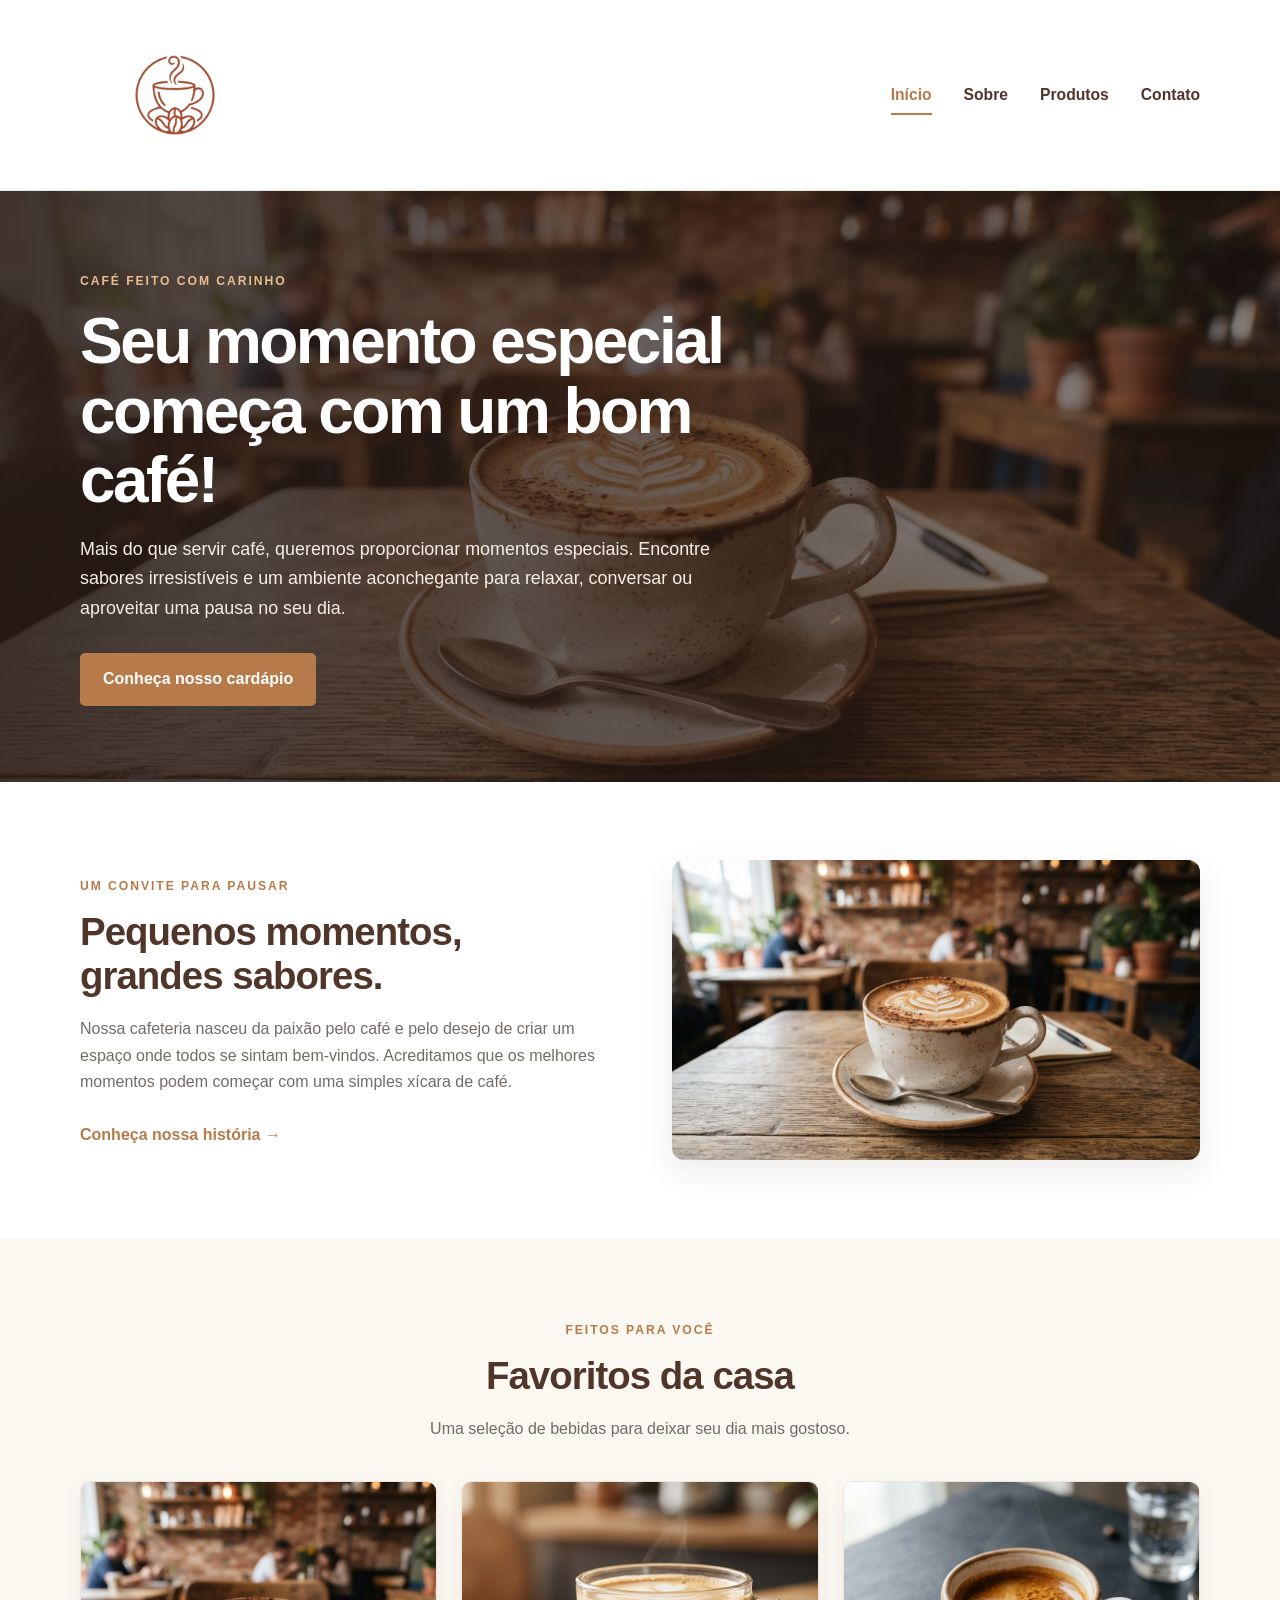
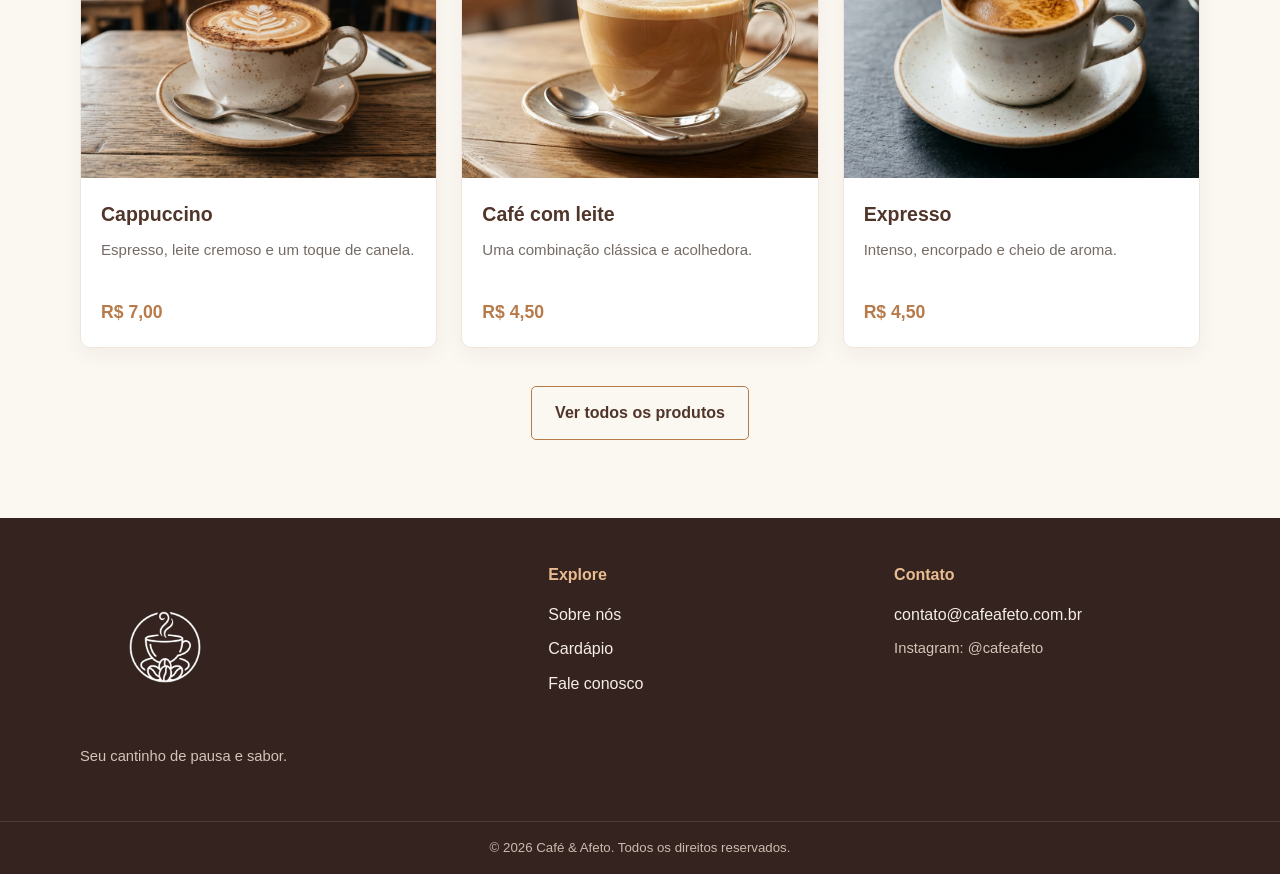
<file: index.html>
<!DOCTYPE html>
<html lang="pt-BR">

    <head>
        <meta charset="UTF-8">
        <meta name="viewport" content="width=device-width, initial-scale=1.0">
        <meta name="description" content="Cafeteria — cafés especiais, sabores e momentos acolhedores.">

        <title>Início | Café & Afeto</title>

        <link rel="stylesheet" href="css/style.css">
    </head>

    <body>

        <!-- Cabeçalho e navegação -->
        <header class="site-header">

            <nav class="navbar container" aria-label="Navegação principal">

                <a class="brand" href="index.html">
                    <img src="assets/img/logo.png" alt="Café & Afeto" class="logo">
                </a>

                <ul class="nav-links">
                    <li>
                        <a class="active" href="index.html">Início</a>
                    </li>

                    <li>
                        <a href="sobre.html">Sobre</a>
                    </li>

                    <li>
                        <a href="produtos.html">Produtos</a>
                    </li>

                    <li>
                        <a href="contato.html">Contato</a>
                    </li>
                </ul>

            </nav>

        </header>

        <!-- Conteúdo principal -->
        <main>

            <!-- Banner principal -->
            <section class="hero">

                <div class="container hero-content">

                    <span class="eyebrow">CAFÉ FEITO COM CARINHO</span>

                    <h1>
                        Seu momento especial começa com um bom café!
                    </h1>

                    <p>
                        Mais do que servir café, queremos proporcionar momentos especiais.
                        Encontre sabores irresistíveis e um ambiente aconchegante para
                        relaxar, conversar ou aproveitar uma pausa no seu dia.
                    </p>

                    <a class="button" href="produtos.html">
                        Conheça nosso cardápio
                    </a>

                </div>

            </section>

            <!-- Apresentação da cafeteria -->
            <section class="section container intro-grid">

                <div>

                    <span class="eyebrow">UM CONVITE PARA PAUSAR</span>

                    <h2>
                        Pequenos momentos, grandes sabores.
                    </h2>

                    <p>
                        Nossa cafeteria nasceu da paixão pelo café e pelo desejo de criar
                        um espaço onde todos se sintam bem-vindos. Acreditamos que os
                        melhores momentos podem começar com uma simples xícara de café.
                    </p>

                    <a class="text-link" href="sobre.html">
                        Conheça nossa história →
                    </a>

                </div>

                <img
                    class="feature-image"
                    src="assets/img/cappuccino.jpg"
                    alt="Ilustração acolhedora de uma cafeteria"
                >

            </section>

            <!-- Produtos em destaque -->
            <section class="section section-soft">

                <div class="container">

                    <!-- Título da seção -->
                    <div class="section-heading">

                        <span class="eyebrow">FEITOS PARA VOCÊ</span>

                        <h2>Favoritos da casa</h2>

                        <p>
                            Uma seleção de bebidas para deixar seu dia mais gostoso.
                        </p>

                    </div>

                    <!-- Cards de produtos -->
                    <div class="product-grid">

                        <!-- Produto 1 -->
                        <article class="product-card">

                            <img
                                src="assets/img/cappuccino.jpg"
                                alt="Ilustração de cappuccino"
                            >

                            <div class="product-info">

                                <h3>Cappuccino</h3>

                                <p>
                                    Espresso, leite cremoso e um toque de canela.
                                </p>

                                <strong>R$ 7,00</strong>

                            </div>

                        </article>

                        <!-- Produto 2 -->
                        <article class="product-card">

                            <img
                                src="assets/img/cafe-leite.jpg"
                                alt="Ilustração de café com leite"
                            >

                            <div class="product-info">

                                <h3>Café com leite</h3>

                                <p>
                                    Uma combinação clássica e acolhedora.
                                </p>

                                <strong>R$ 4,50</strong>

                            </div>

                        </article>

                        <!-- Produto 3 -->
                        <article class="product-card">

                            <img
                                src="assets/img/expresso.jpg"
                                alt="Ilustração de café expresso"
                            >

                            <div class="product-info">

                                <h3>Expresso</h3>

                                <p>
                                    Intenso, encorpado e cheio de aroma.
                                </p>

                                <strong>R$ 4,50</strong>

                            </div>

                        </article>

                    </div>

                    <!-- Botão para acessar o cardápio completo -->
                    <div class="center">

                        <a class="button button-outline" href="produtos.html">
                            Ver todos os produtos
                        </a>

                    </div>

                </div>

            </section>

        </main>

        <!-- Rodapé -->
        <footer class="site-footer">

            <div class="container footer-content">

                <!-- Identidade visual -->
                <div>

                    <img
                        src="assets/img/logo.png"
                        alt="Café & Afeto"
                        class="footer-logo"
                    >

                    <p>Seu cantinho de pausa e sabor.</p>

                </div>

                <!-- Links de navegação -->
                <div>

                    <strong>Explore</strong>

                    <a href="sobre.html">Sobre nós</a>
                    <a href="produtos.html">Cardápio</a>
                    <a href="contato.html">Fale conosco</a>

                </div>

                <!-- Informações de contato -->
                <div>

                    <strong>Contato</strong>

                    <a href="mailto:contato@cafeafeto.com.br">
                        contato@cafeafeto.com.br
                    </a>

                    <span>Instagram: @cafeafeto</span>

                </div>

            </div>

            <!-- Direitos autorais -->
            <div class="footer-bottom">

                © 2026 Café & Afeto. Todos os direitos reservados.

            </div>

        </footer>

    </body>

</html>
</file>
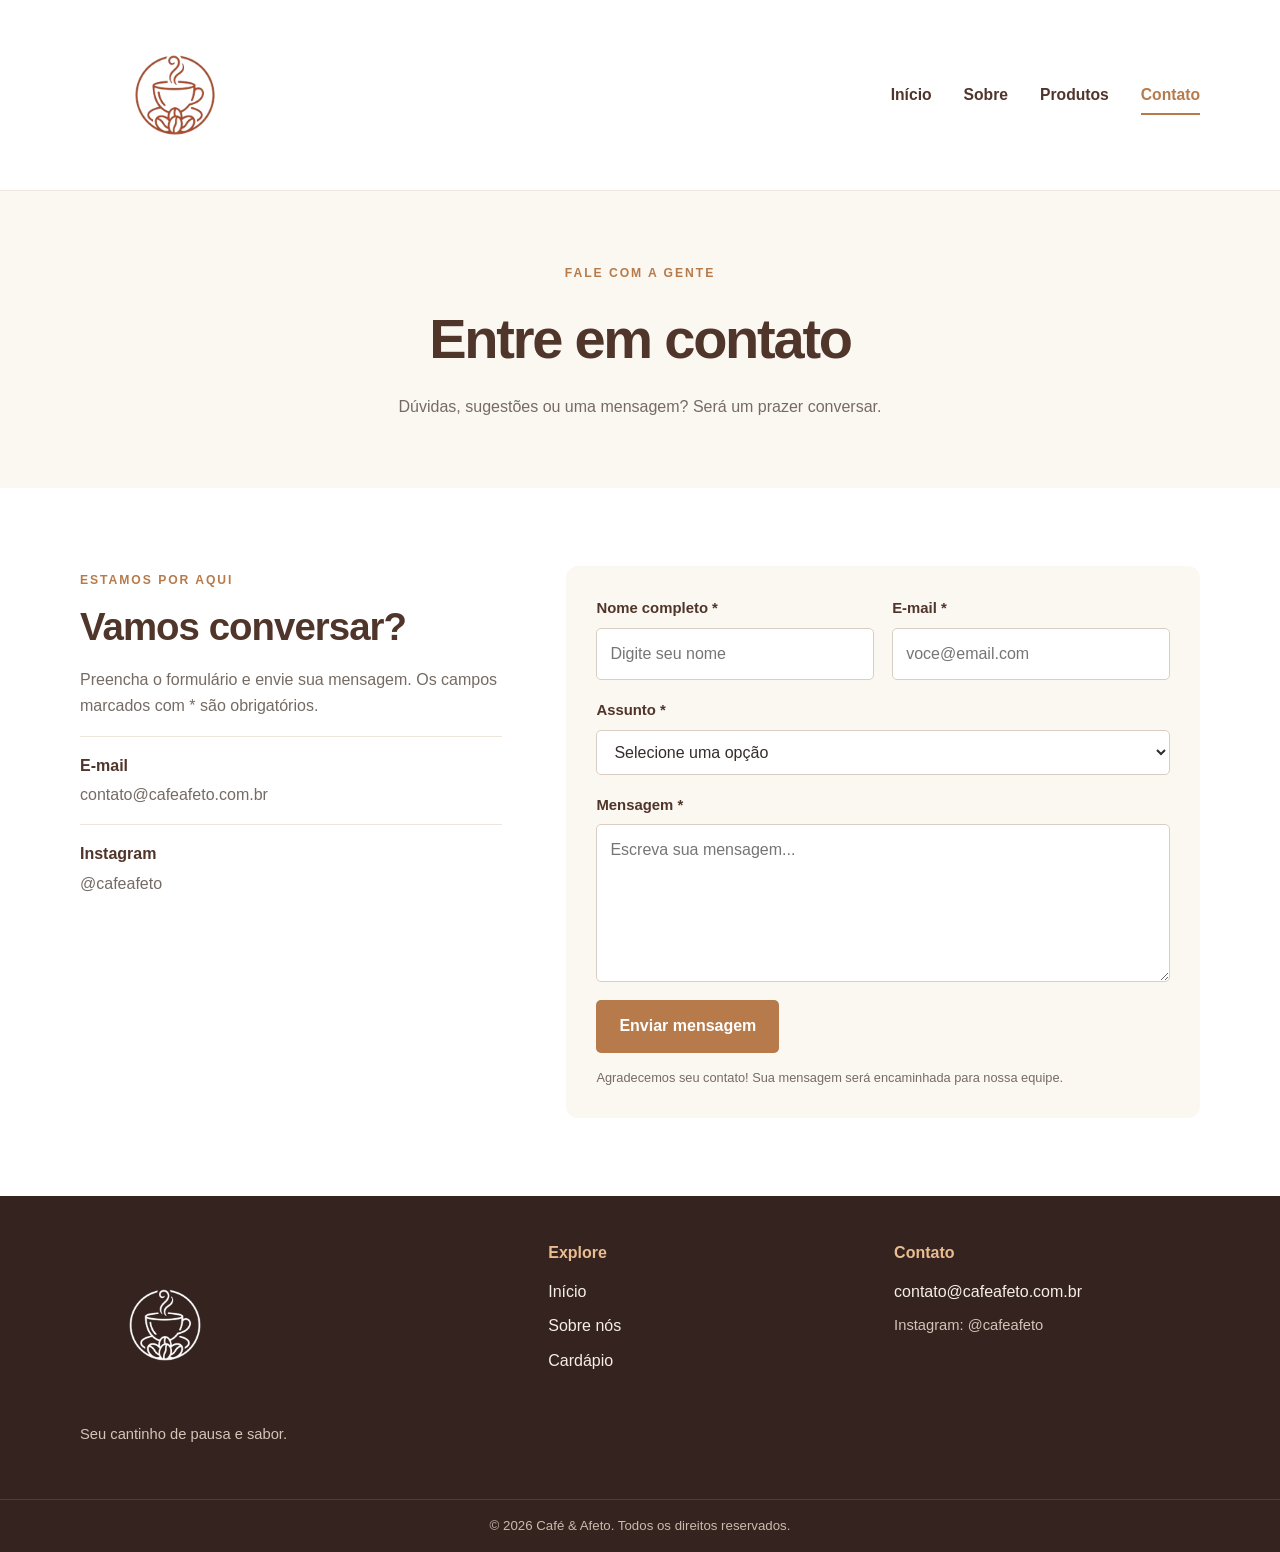
<file: contato.html>
<!DOCTYPE html>
<html lang="pt-BR">

    <head>
        <meta charset="UTF-8">
        <meta name="viewport" content="width=device-width, initial-scale=1.0">
        <meta name="description" content="Entre em contato com a cafeteria Café & Afeto.">

        <title>Contato | Café & Afeto</title>

        <link rel="stylesheet" href="css/style.css">
    </head>

    <body>

        <!-- Cabeçalho e navegação -->
        <header class="site-header">

            <nav class="navbar container" aria-label="Navegação principal">

                <a class="brand" href="index.html">
                    <img src="assets/img/logo.png" alt="Café & Afeto" class="logo">
                </a>

                <ul class="nav-links">
                    <li><a href="index.html">Início</a></li>
                    <li><a href="sobre.html">Sobre</a></li>
                    <li><a href="produtos.html">Produtos</a></li>
                    <li><a class="active" href="contato.html">Contato</a></li>
                </ul>

            </nav>

        </header>

        <!-- Conteúdo principal -->
        <main>

            <!-- Banner da página -->
            <section class="page-banner">

                <div class="container">

                    <span class="eyebrow">FALE COM A GENTE</span>

                    <h1>Entre em contato</h1>

                    <p>
                        Dúvidas, sugestões ou uma mensagem?
                        Será um prazer conversar.
                    </p>

                </div>

            </section>

            <!-- Seção de contato -->
            <section class="section container contact-layout">

                <!-- Informações de contato -->
                <div class="contact-copy">

                    <span class="eyebrow">ESTAMOS POR AQUI</span>

                    <h2>Vamos conversar?</h2>

                    <p>
                        Preencha o formulário e envie sua mensagem.
                        Os campos marcados com * são obrigatórios.
                    </p>

                    <div class="contact-detail">
                        <strong>E-mail</strong>
                        <span>contato@cafeafeto.com.br</span>
                    </div>

                    <div class="contact-detail">
                        <strong>Instagram</strong>
                        <span>@cafeafeto</span>
                    </div>

                </div>

                <!-- Formulário integrado ao StaticForms -->
                <form
                    action="https://api.staticforms.xyz/submit"
                    method="POST"
                    class="contact-form"
                >

                    <!-- Chave de acesso -->
                    <input
                        type="hidden"
                        name="accessKey"
                        value="5f63f483-cc87-4ed5-995f-f0e4659b6719"
                    >

                    <!-- Redirecionamento após envio -->
                    <input
                        type="hidden"
                        name="redirectTo"
                        id="redirectTo"
                        value=""
                    >

                    <!-- Nome e e-mail -->
                    <div class="form-row">

                        <div class="form-group">

                            <label for="nome">Nome completo *</label>

                            <input
                                type="text"
                                id="nome"
                                name="name"
                                placeholder="Digite seu nome"
                                required
                            >

                        </div>

                        <div class="form-group">

                            <label for="email">E-mail *</label>

                            <input
                                type="email"
                                id="email"
                                name="email"
                                placeholder="voce@email.com"
                                required
                            >

                        </div>

                    </div>

                    <!-- Assunto -->
                    <div class="form-group">

                        <label for="assunto">Assunto *</label>

                        <select
                            id="assunto"
                            name="subject"
                            required
                        >
                            <option value="">Selecione uma opção</option>
                            <option value="duvida">Dúvida</option>
                            <option value="produto">Informações sobre produto</option>
                            <option value="sugestao">Sugestão</option>
                            <option value="outro">Outro</option>
                        </select>

                    </div>

                    <!-- Mensagem -->
                    <div class="form-group">

                        <label for="mensagem">Mensagem *</label>

                        <textarea
                            id="mensagem"
                            name="message"
                            rows="5"
                            placeholder="Escreva sua mensagem..."
                            required
                        ></textarea>

                    </div>

                    <!-- Botão de envio -->
                    <button class="button" type="submit">
                        Enviar mensagem
                    </button>

                    <p class="form-note">
                        Agradecemos seu contato!
                        Sua mensagem será encaminhada para nossa equipe.
                    </p>

                </form>

            </section>

        </main>

        <!-- Rodapé -->
        <footer class="site-footer">

            <div class="container footer-content">

                <!-- Identidade visual -->
                <div>

                    <img
                        src="assets/img/logo.png"
                        alt="Café & Afeto"
                        class="footer-logo"
                    >

                    <p>Seu cantinho de pausa e sabor.</p>

                </div>

                <!-- Links de navegação -->
                <div>

                    <strong>Explore</strong>

                    <a href="index.html">Início</a>
                    <a href="sobre.html">Sobre nós</a>
                    <a href="produtos.html">Cardápio</a>

                </div>

                <!-- Informações de contato -->
                <div>

                    <strong>Contato</strong>

                    <a href="mailto:contato@cafeafeto.com.br">
                        contato@cafeafeto.com.br
                    </a>

                    <span>Instagram: @cafeafeto</span>

                </div>

            </div>

            <!-- Direitos autorais -->
            <div class="footer-bottom">

                © 2026 Café & Afeto. Todos os direitos reservados.

            </div>

        </footer>

        <!-- Configuração do redirecionamento -->
        <script>

            // Identifica o campo de redirecionamento
            const redirectField = document.getElementById("redirectTo");

            // Define o endereço da página inicial
            redirectField.value = new URL(
                "index.html",
                window.location.href
            ).href;

        </script>

    </body>

</html>
</file>
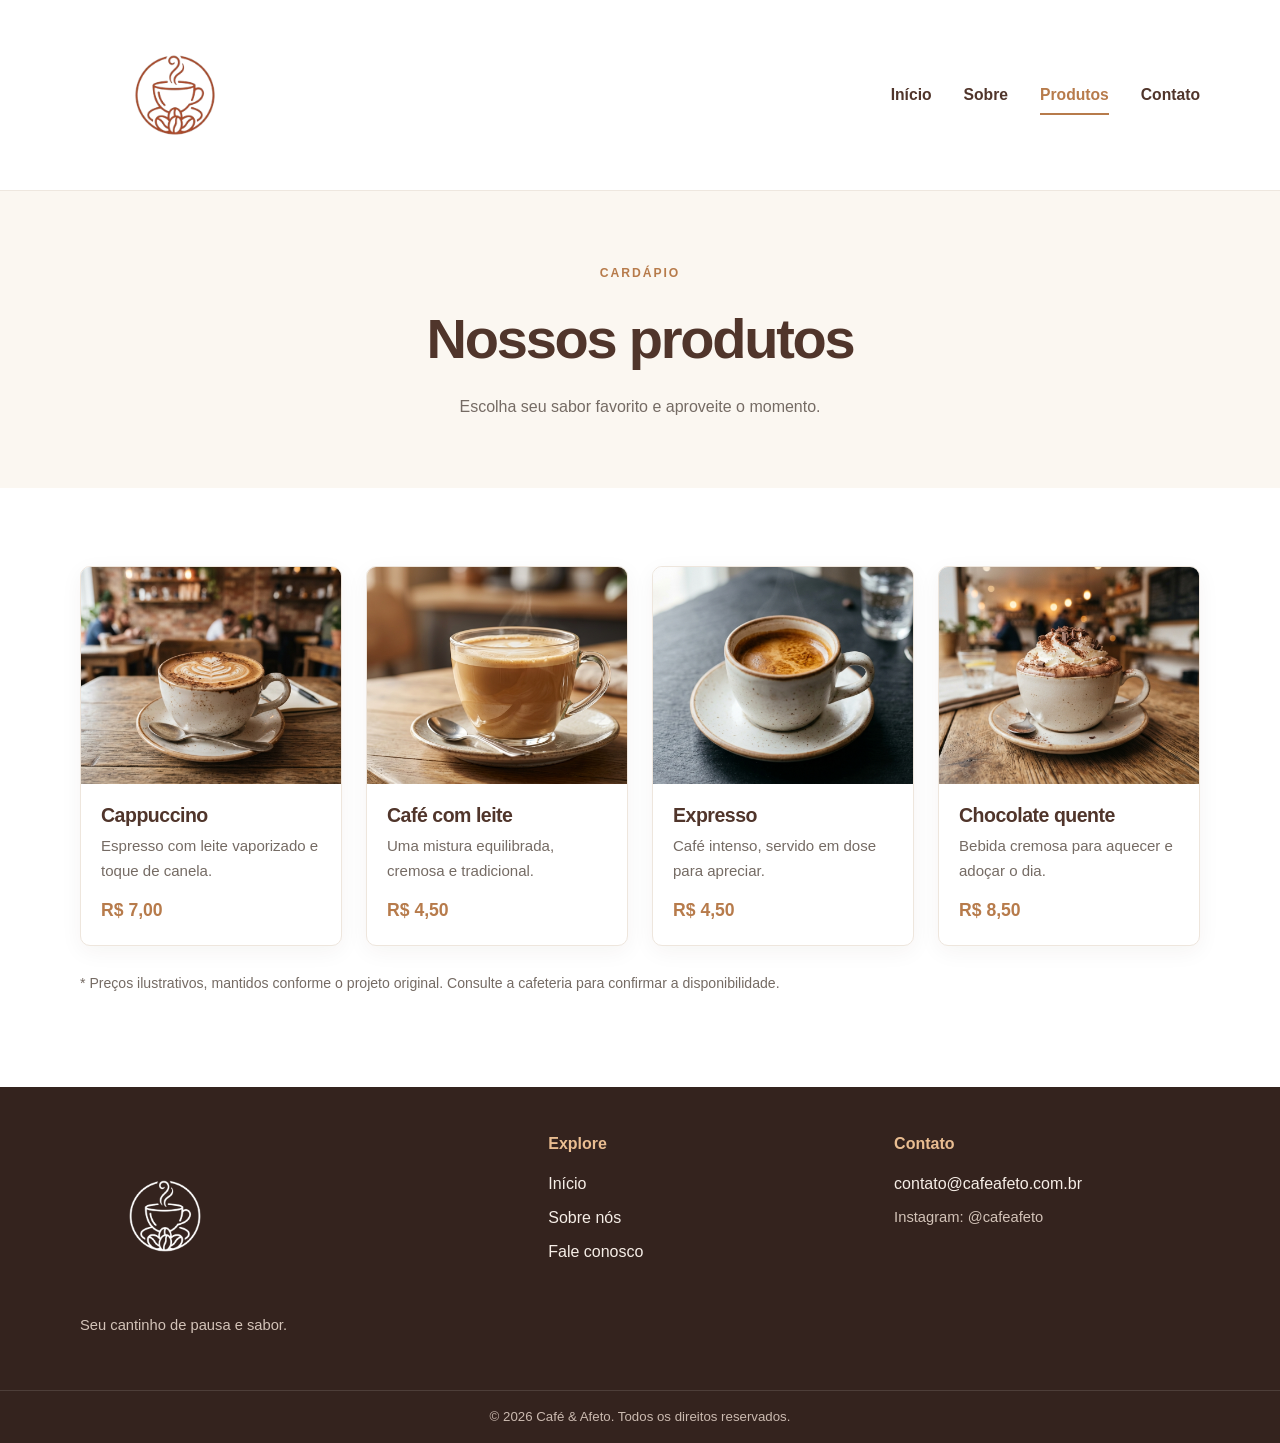
<file: produtos.html>
<!DOCTYPE html>
<html lang="pt-BR">

    <head>
        <meta charset="UTF-8">
        <meta name="viewport" content="width=device-width, initial-scale=1.0">
        <meta name="description" content="Confira o cardápio de bebidas da cafeteria Café & Afeto.">

        <title>Produtos | Café & Afeto</title>

        <link rel="stylesheet" href="css/style.css">
    </head>

    <body>

        <!-- Cabeçalho e navegação -->
        <header class="site-header">

            <nav class="navbar container" aria-label="Navegação principal">

                <a class="brand" href="index.html">
                    <img src="assets/img/logo.png" alt="Café & Afeto" class="logo">
                </a>

                <ul class="nav-links">
                    <li>
                        <a href="index.html">Início</a>
                    </li>

                    <li>
                        <a href="sobre.html">Sobre</a>
                    </li>

                    <li>
                        <a class="active" href="produtos.html">Produtos</a>
                    </li>

                    <li>
                        <a href="contato.html">Contato</a>
                    </li>
                </ul>

            </nav>

        </header>

        <!-- Conteúdo principal -->
        <main>

            <!-- Banner da página -->
            <section class="page-banner">

                <div class="container">

                    <span class="eyebrow">CARDÁPIO</span>

                    <h1>Nossos produtos</h1>

                    <p>
                        Escolha seu sabor favorito e aproveite o momento.
                    </p>

                </div>

            </section>

            <!-- Seção de produtos -->
            <section class="section container">

                <div class="product-grid product-grid-four">

                    <!-- Produto 1: Cappuccino -->
                    <article class="product-card">

                        <img
                            src="assets/img/cappuccino.jpg"
                            alt="Ilustração de cappuccino"
                        >

                        <div class="product-info">

                            <h2>Cappuccino</h2>

                            <p>
                                Espresso com leite vaporizado e toque de canela.
                            </p>

                            <strong>R$ 7,00</strong>

                        </div>

                    </article>

                    <!-- Produto 2: Café com leite -->
                    <article class="product-card">

                        <img
                            src="assets/img/cafe-leite.jpg"
                            alt="Ilustração de café com leite"
                        >

                        <div class="product-info">

                            <h2>Café com leite</h2>

                            <p>
                                Uma mistura equilibrada, cremosa e tradicional.
                            </p>

                            <strong>R$ 4,50</strong>

                        </div>

                    </article>

                    <!-- Produto 3: Expresso -->
                    <article class="product-card">

                        <img
                            src="assets/img/expresso.jpg"
                            alt="Ilustração de café expresso"
                        >

                        <div class="product-info">

                            <h2>Expresso</h2>

                            <p>
                                Café intenso, servido em dose para apreciar.
                            </p>

                            <strong>R$ 4,50</strong>

                        </div>

                    </article>

                    <!-- Produto 4: Chocolate quente -->
                    <article class="product-card">

                        <img
                            src="assets/img/chocolate-quente.jpg"
                            alt="Ilustração de chocolate quente"
                        >

                        <div class="product-info">

                            <h2>Chocolate quente</h2>

                            <p>
                                Bebida cremosa para aquecer e adoçar o dia.
                            </p>

                            <strong>R$ 8,50</strong>

                        </div>

                    </article>

                </div>

                <!-- Observação sobre os preços -->
                <p class="menu-note">
                    * Preços ilustrativos, mantidos conforme o projeto original.
                    Consulte a cafeteria para confirmar a disponibilidade.
                </p>

            </section>

        </main>

        <!-- Rodapé -->
        <footer class="site-footer">

            <div class="container footer-content">

                <!-- Identidade visual -->
                <div>

                    <img
                        src="assets/img/logo.png"
                        alt="Café & Afeto"
                        class="footer-logo"
                    >

                    <p>Seu cantinho de pausa e sabor.</p>

                </div>

                <!-- Links de navegação -->
                <div>

                    <strong>Explore</strong>

                    <a href="index.html">Início</a>
                    <a href="sobre.html">Sobre nós</a>
                    <a href="contato.html">Fale conosco</a>

                </div>

                <!-- Informações de contato -->
                <div>

                    <strong>Contato</strong>

                    <a href="mailto:contato@cafeafeto.com.br">
                        contato@cafeafeto.com.br
                    </a>

                    <span>Instagram: @cafeafeto</span>

                </div>

            </div>

            <!-- Direitos autorais -->
            <div class="footer-bottom">

                © 2026 Café & Afeto. Todos os direitos reservados.

            </div>

        </footer>

    </body>

</html>
</file>
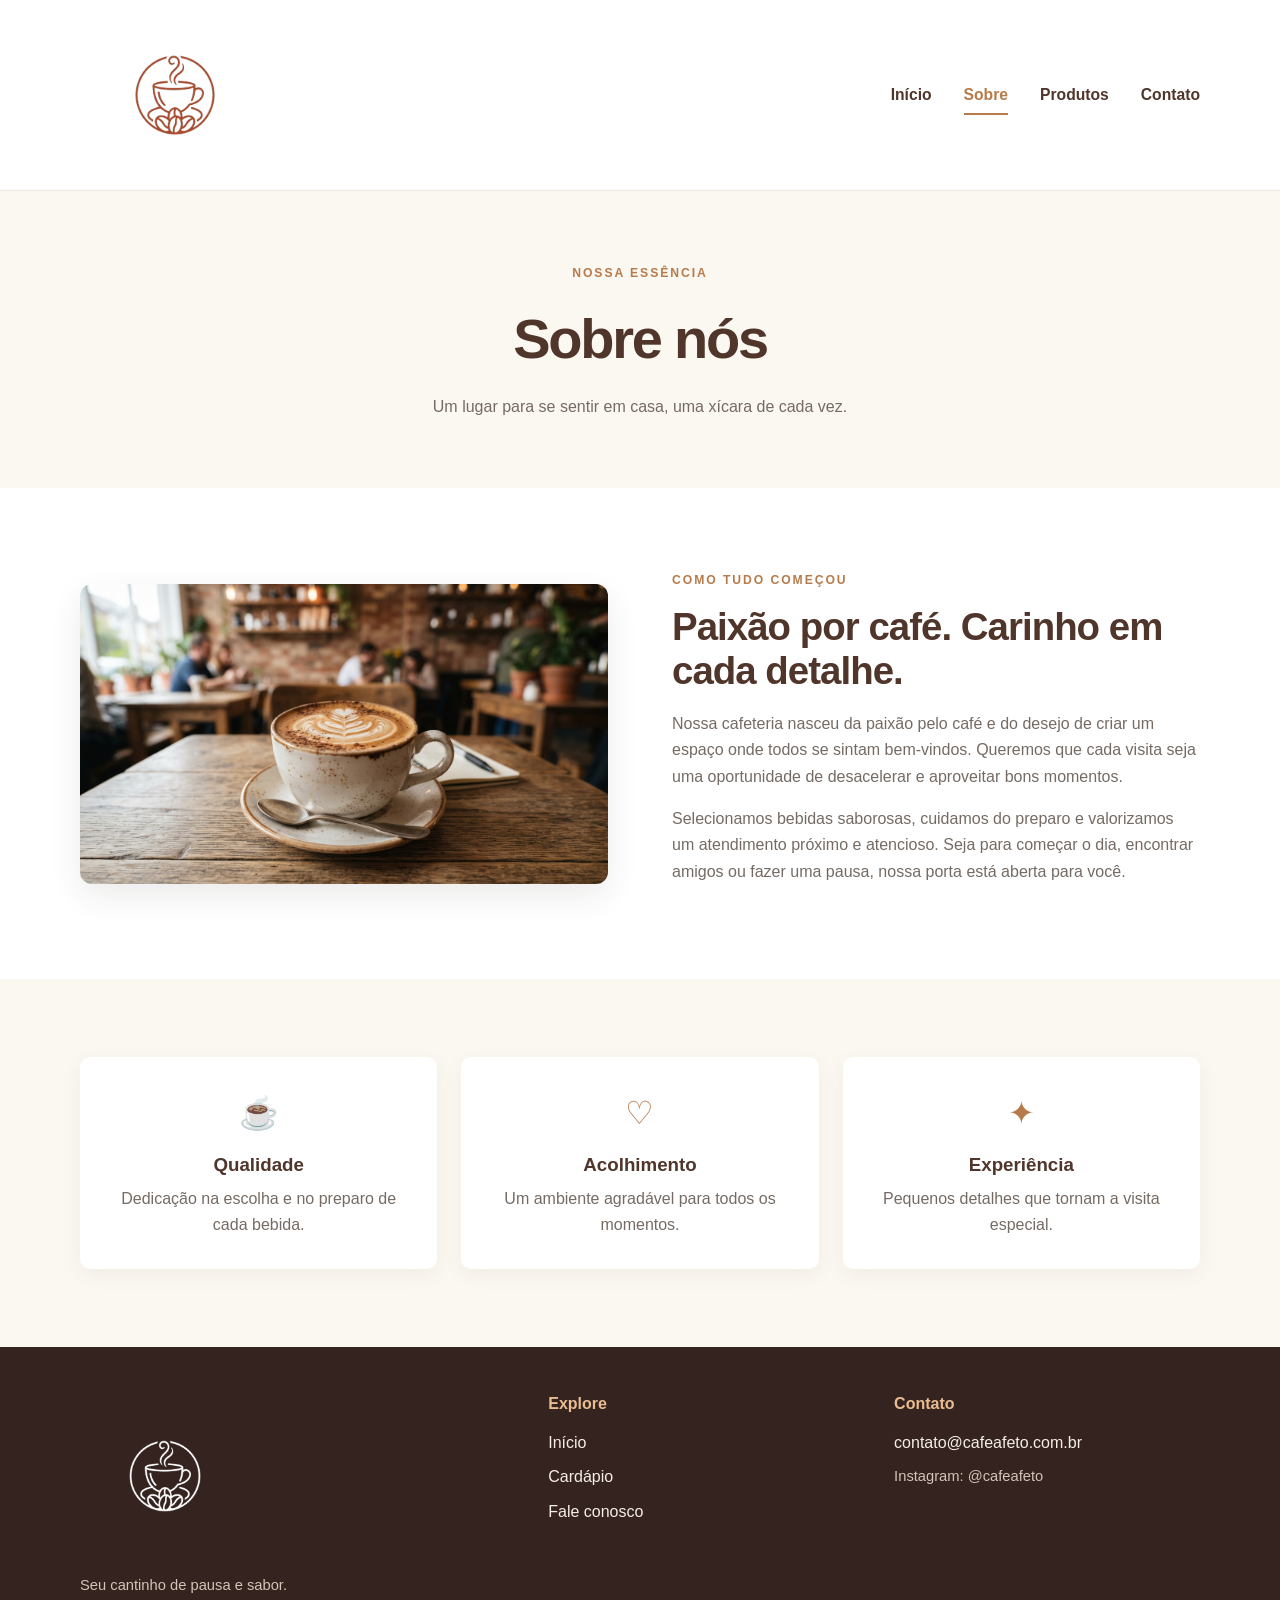
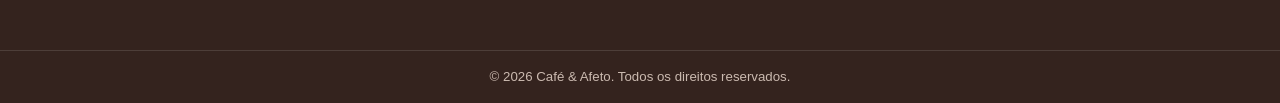
<file: sobre.html>
<!DOCTYPE html>
<html lang="pt-BR">

    <head>
        <meta charset="UTF-8">
        <meta name="viewport" content="width=device-width, initial-scale=1.0">
        <meta name="description" content="Conheça a história e os valores da cafeteria Café & Afeto.">

        <title>Sobre | Café & Afeto</title>

        <link rel="stylesheet" href="css/style.css">
    </head>

    <body>

        <!-- Cabeçalho e navegação -->
        <header class="site-header">

            <nav class="navbar container" aria-label="Navegação principal">

                <a class="brand" href="index.html">
                    <img src="assets/img/logo.png" alt="Café & Afeto" class="logo">
                </a>

                <ul class="nav-links">
                    <li>
                        <a href="index.html">Início</a>
                    </li>

                    <li>
                        <a class="active" href="sobre.html">Sobre</a>
                    </li>

                    <li>
                        <a href="produtos.html">Produtos</a>
                    </li>

                    <li>
                        <a href="contato.html">Contato</a>
                    </li>
                </ul>

            </nav>

        </header>

        <!-- Conteúdo principal -->
        <main>

            <!-- Banner da página -->
            <section class="page-banner">

                <div class="container">

                    <span class="eyebrow">NOSSA ESSÊNCIA</span>

                    <h1>Sobre nós</h1>

                    <p>
                        Um lugar para se sentir em casa, uma xícara de cada vez.
                    </p>

                </div>

            </section>

            <!-- História da cafeteria -->
            <section class="section container story-grid">

                <img
                    class="feature-image"
                    src="assets/img/cappuccino.jpg"
                    alt="Ilustração do ambiente da cafeteria"
                >

                <div>

                    <span class="eyebrow">COMO TUDO COMEÇOU</span>

                    <h2>
                        Paixão por café. Carinho em cada detalhe.
                    </h2>

                    <p>
                        Nossa cafeteria nasceu da paixão pelo café e do desejo
                        de criar um espaço onde todos se sintam bem-vindos.
                        Queremos que cada visita seja uma oportunidade de
                        desacelerar e aproveitar bons momentos.
                    </p>

                    <p>
                        Selecionamos bebidas saborosas, cuidamos do preparo
                        e valorizamos um atendimento próximo e atencioso.
                        Seja para começar o dia, encontrar amigos ou fazer
                        uma pausa, nossa porta está aberta para você.
                    </p>

                </div>

            </section>

            <!-- Valores e diferenciais da cafeteria -->
            <section class="section section-soft">

                <div class="container values-grid">

                    <!-- Valor 1: Qualidade -->
                    <article class="value-card">

                        <span class="value-icon">☕</span>

                        <h3>Qualidade</h3>

                        <p>
                            Dedicação na escolha e no preparo de cada bebida.
                        </p>

                    </article>

                    <!-- Valor 2: Acolhimento -->
                    <article class="value-card">

                        <span class="value-icon">♡</span>

                        <h3>Acolhimento</h3>

                        <p>
                            Um ambiente agradável para todos os momentos.
                        </p>

                    </article>

                    <!-- Valor 3: Experiência -->
                    <article class="value-card">

                        <span class="value-icon">✦</span>

                        <h3>Experiência</h3>

                        <p>
                            Pequenos detalhes que tornam a visita especial.
                        </p>

                    </article>

                </div>

            </section>

        </main>

        <!-- Rodapé -->
        <footer class="site-footer">

            <div class="container footer-content">

                <!-- Identidade visual -->
                <div>

                    <img
                        src="assets/img/logo.png"
                        alt="Café & Afeto"
                        class="footer-logo"
                    >

                    <p>Seu cantinho de pausa e sabor.</p>

                </div>

                <!-- Links de navegação -->
                <div>

                    <strong>Explore</strong>

                    <a href="index.html">Início</a>
                    <a href="produtos.html">Cardápio</a>
                    <a href="contato.html">Fale conosco</a>

                </div>

                <!-- Informações de contato -->
                <div>

                    <strong>Contato</strong>

                    <a href="mailto:contato@cafeafeto.com.br">
                        contato@cafeafeto.com.br
                    </a>

                    <span>Instagram: @cafeafeto</span>

                </div>

            </div>

            <!-- Direitos autorais -->
            <div class="footer-bottom">

                © 2026 Café & Afeto. Todos os direitos reservados.

            </div>

        </footer>

    </body>

</html>
</file>
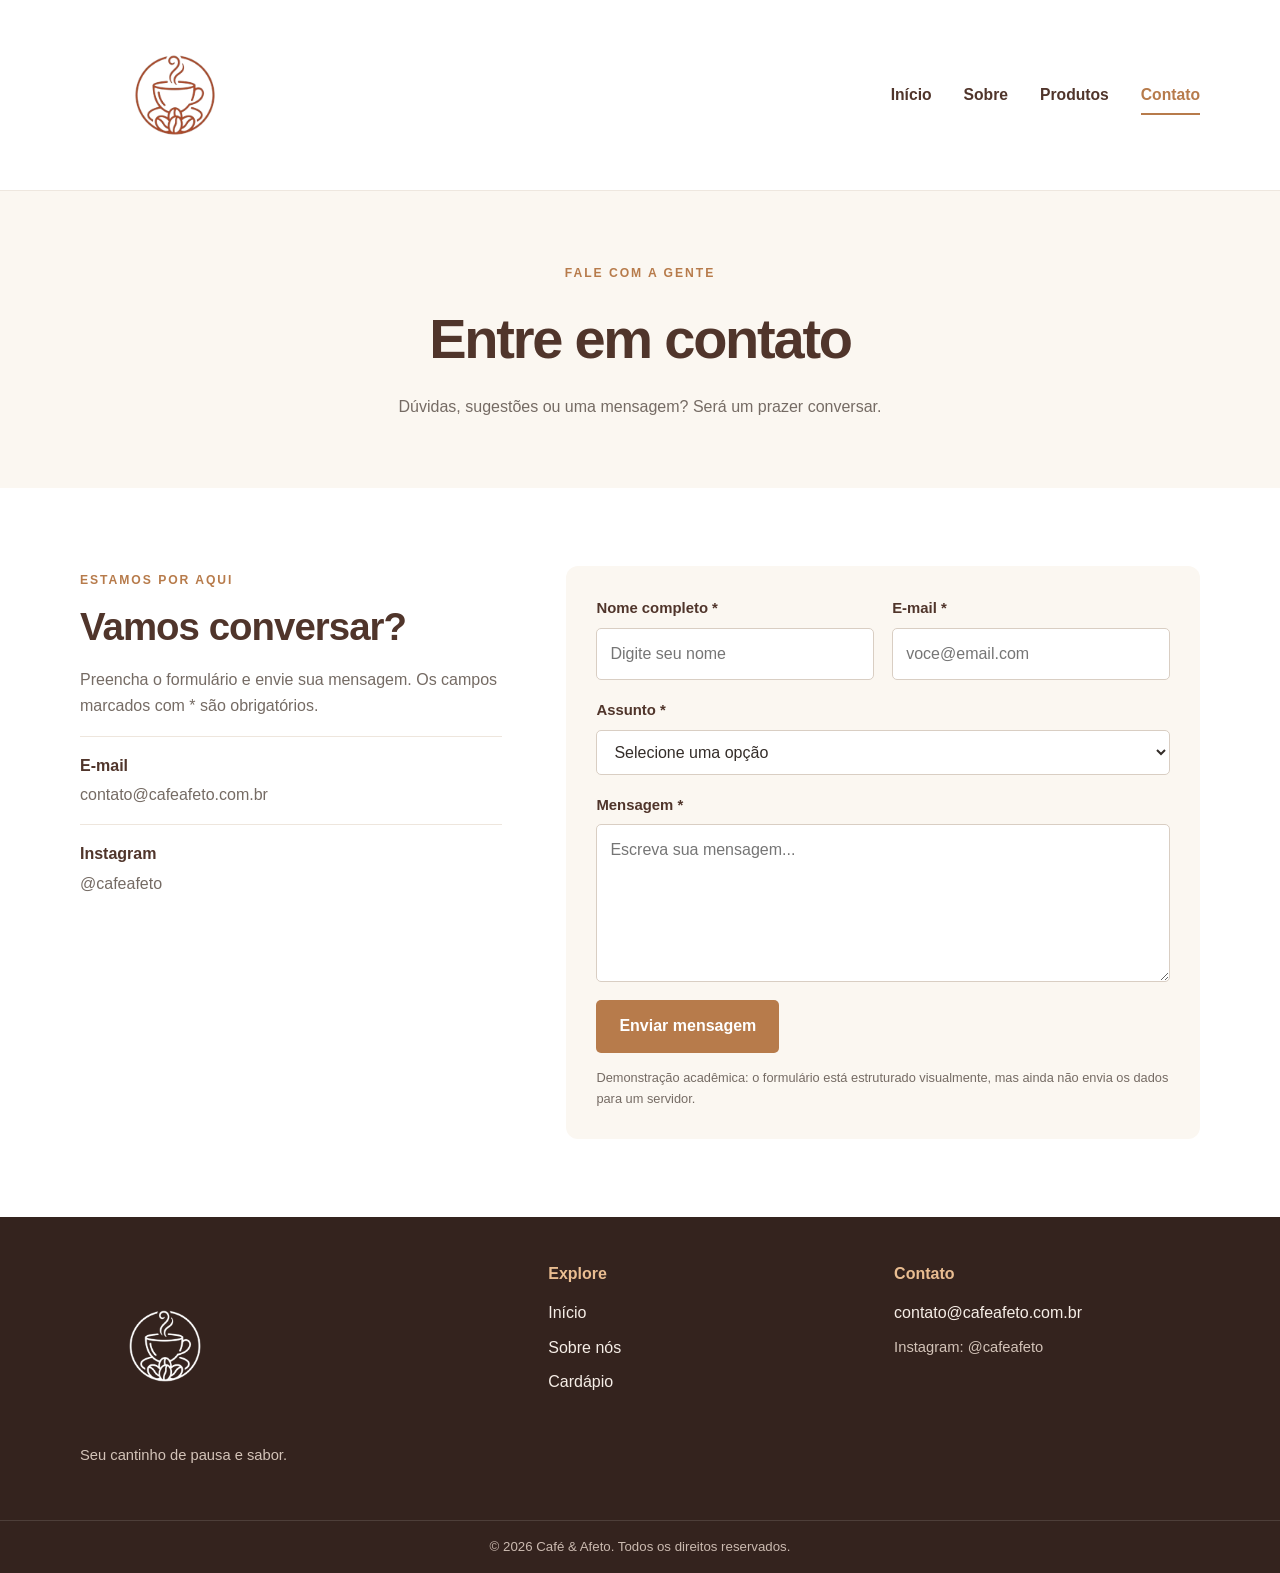
<file: CAFETERIA/contato.html>
<!DOCTYPE html>
<html lang="pt-BR">
    <head>
        <meta charset="UTF-8">
        <meta name="viewport" content="width=device-width, initial-scale=1.0">
        <meta name="description" content="Entre em contato com a cafeteria Café & Afeto.">

        <title>Contato | Café & Afeto</title>

        <link rel="stylesheet" href="css/style.css">
    </head>

    <body>
        <header class="site-header">
            <nav class="navbar container" aria-label="Navegação principal">
                <a class="brand" href="index.html">
                    <img src="assets/img/logo.png" alt="Café & Afeto" class="logo">
                </a>

                <ul class="nav-links">
                    <li><a href="index.html">Início</a></li>
                    <li><a href="sobre.html">Sobre</a></li>
                    <li><a href="produtos.html">Produtos</a></li>
                    <li><a class="active" href="contato.html">Contato</a></li>
                </ul>
            </nav>
        </header>

        <main>
            <section class="page-banner">
                <div class="container">
                    <span class="eyebrow">FALE COM A GENTE</span>
                    <h1>Entre em contato</h1>
                    <p>Dúvidas, sugestões ou uma mensagem? Será um prazer conversar.</p>
                </div>
            </section>

            <section class="section container contact-layout">
                <div class="contact-copy">
                    <span class="eyebrow">ESTAMOS POR AQUI</span>
                    <h2>Vamos conversar?</h2>
                    <p>Preencha o formulário e envie sua mensagem. Os campos marcados com * são obrigatórios.</p>

                    <div class="contact-detail">
                        <strong>E-mail</strong>
                        <span>contato@cafeafeto.com.br</span>
                    </div>

                    <div class="contact-detail">
                        <strong>Instagram</strong>
                        <span>@cafeafeto</span>
                    </div>
                </div>

                <form class="contact-form" action="#" method="get">
                    <div class="form-row">
                        <div class="form-group">
                            <label for="nome">Nome completo *</label>
                            <input type="text" id="nome" name="nome" placeholder="Digite seu nome" required>
                        </div>

                        <div class="form-group">
                            <label for="email">E-mail *</label>
                            <input type="email" id="email" name="email" placeholder="voce@email.com" required>
                        </div>
                    </div>

                    <div class="form-group">
                        <label for="assunto">Assunto *</label>
                        <select id="assunto" name="assunto" required>
                            <option value="">Selecione uma opção</option>
                            <option value="duvida">Dúvida</option>
                            <option value="produto">Informações sobre produto</option>
                            <option value="sugestao">Sugestão</option>
                            <option value="outro">Outro</option>
                        </select>
                    </div>

                    <div class="form-group">
                        <label for="mensagem">Mensagem *</label>
                        <textarea id="mensagem" name="mensagem" rows="5" placeholder="Escreva sua mensagem..." required></textarea>
                    </div>

                    <button class="button" type="submit">Enviar mensagem</button>

                    <p class="form-note">
                        Demonstração acadêmica: o formulário está estruturado visualmente, mas ainda não envia os dados para um servidor.
                    </p>
                </form>
            </section>
        </main>

        <footer class="site-footer">
            <div class="container footer-content">
                <div>
                    <img src="assets/img/logo.png" alt="Café & Afeto" class="footer-logo">
                    <p>Seu cantinho de pausa e sabor.</p>
                </div>

                <div>
                    <strong>Explore</strong>
                    <a href="index.html">Início</a>
                    <a href="sobre.html">Sobre nós</a>
                    <a href="produtos.html">Cardápio</a>
                </div>

                <div>
                    <strong>Contato</strong>
                    <a href="mailto:contato@cafeafeto.com.br">contato@cafeafeto.com.br</a>
                    <span>Instagram: @cafeafeto</span>
                </div>
            </div>

            <div class="footer-bottom">
                © 2026 Café & Afeto. Todos os direitos reservados.
            </div>
        </footer>
    </body>
</html>
</file>
<file: css/style.css>
/* 1. Variáveis de cores */
:root {
    --coffee: #50352b;
    --coffee-dark: #34231e;
    --caramel: #b77b4b;
    --cream: #fbf7f1;
    --cream-2: #f3ebe1;
    --ink: #342d29;
    --muted: #756b64;
    --white: #ffffff;
    --shadow: 0 12px 32px rgba(58, 39, 29, .09);
}

/* 2. Configurações gerais */
* {
    box-sizing: border-box;
}

html {
    scroll-behavior: smooth;
}

body {
    margin: 0;
    color: var(--ink);
    background: var(--white);
    font-family: Aptos, "Segoe UI", Arial, sans-serif;
    line-height: 1.65;
}

img {
    display: block;
    max-width: 100%;
}

a {
    color: inherit;
    text-decoration: none;
}

.container {
    width: min(1120px, calc(100% - 40px));
    margin: 0 auto;
}

/* 3. Cabeçalho e navegação */
.site-header {
    background: rgba(255, 255, 255, .97);
    border-bottom: 1px solid #eee7df;
    position: relative;
    z-index: 2;
}

.navbar {
    min-height: 86px;
    display: flex;
    align-items: center;
    justify-content: space-between;
    gap: 28px;
}

.logo {
    width: 190px;
    height: auto;
}

.nav-links {
    display: flex;
    gap: 32px;
    list-style: none;
    margin: 0;
    padding: 0;
    align-items: center;
}

.nav-links a {
    color: var(--coffee);
    font-weight: 650;
    font-size: .98rem;
    padding: 10px 0;
    border-bottom: 2px solid transparent;
    transition: .2s;
}

.nav-links a:hover,
.nav-links a.active {
    color: var(--caramel);
    border-color: var(--caramel);
}

/* 4. Banner principal */
.hero {
    min-height: 490px;
    display: flex;
    align-items: center;
    background:
        linear-gradient(
            90deg,
            rgba(42, 27, 21, .88),
            rgba(42, 27, 21, .48)
        ),
        url("../assets/img/cappuccino.jpg") center/cover no-repeat;
    color: white;
}

.hero-content {
    padding-top: 76px;
    padding-bottom: 76px;
    max-width: 1120px;
}

.hero h1 {
    max-width: 690px;
    font-size: clamp(2.5rem, 5vw, 4.2rem);
    line-height: 1.08;
    margin: 14px 0 20px;
    letter-spacing: -.04em;
}

.hero p {
    max-width: 630px;
    color: #f6eee7;
    font-size: 1.12rem;
    margin: 0 0 30px;
}

/* 5. Textos de destaque */
.eyebrow {
    color: var(--caramel);
    font-size: .76rem;
    font-weight: 800;
    letter-spacing: .16em;
}

.hero .eyebrow {
    color: #e9bd91;
}

/* 6. Botões */
.button {
    display: inline-flex;
    justify-content: center;
    align-items: center;
    border: 0;
    border-radius: 5px;
    padding: 13px 23px;
    background: var(--caramel);
    color: white;
    font: inherit;
    font-weight: 700;
    cursor: pointer;
    transition: .2s;
}

.button:hover {
    background: var(--coffee);
    transform: translateY(-1px);
}

.button-outline {
    color: var(--coffee);
    border: 1px solid var(--caramel);
    background: transparent;
}

.button-outline:hover {
    color: white;
}

/* 7. Seções gerais */
.section {
    padding-top: 78px;
    padding-bottom: 78px;
}

.intro-grid,
.story-grid {
    display: grid;
    grid-template-columns: 1fr 1fr;
    align-items: center;
    gap: 64px;
}

h2 {
    color: var(--coffee);
    font-size: clamp(1.9rem, 3vw, 2.7rem);
    line-height: 1.15;
    letter-spacing: -.025em;
    margin: 12px 0 18px;
}

p {
    margin-top: 0;
}

.intro-grid p,
.story-grid p {
    color: var(--muted);
}

.feature-image {
    width: 100%;
    min-height: 300px;
    object-fit: cover;
    border-radius: 12px;
    box-shadow: var(--shadow);
}

.text-link {
    display: inline-block;
    margin-top: 10px;
    color: var(--caramel);
    font-weight: 750;
}

.text-link:hover {
    color: var(--coffee);
}

.section-soft {
    background: var(--cream);
}

/* 8. Títulos das seções */
.section-heading {
    text-align: center;
    max-width: 620px;
    margin: 0 auto 38px;
}

.section-heading p {
    color: var(--muted);
}

/* 9. Produtos e cards */
.product-grid {
    display: grid;
    grid-template-columns: repeat(3, 1fr);
    gap: 24px;
}

.product-grid-four {
    grid-template-columns: repeat(4, 1fr);
}

.product-card {
    background: white;
    border: 1px solid #eee6dd;
    border-radius: 10px;
    overflow: hidden;
    box-shadow: 0 6px 22px rgba(58, 39, 29, .05);
    transition: .2s;
}

.product-card:hover {
    transform: translateY(-4px);
    box-shadow: var(--shadow);
}

.product-card > img {
    width: 100%;
    aspect-ratio: 1.2 / 1;
    object-fit: cover;
    background: var(--cream-2);
}

.product-info {
    padding: 20px;
}

.product-info h2,
.product-info h3 {
    font-size: 1.22rem;
    color: var(--coffee);
    margin: 0 0 8px;
}

.product-info p {
    color: var(--muted);
    font-size: .94rem;
    min-height: 48px;
    margin-bottom: 12px;
}

.product-info strong {
    color: var(--caramel);
    font-size: 1.1rem;
}

.center {
    text-align: center;
    margin-top: 38px;
}

/* 10. Banner das páginas internas */
.page-banner {
    padding: 68px 0;
    background: var(--cream);
    text-align: center;
}

.page-banner h1 {
    color: var(--coffee);
    font-size: clamp(2.4rem, 5vw, 3.5rem);
    margin: 8px 0;
    letter-spacing: -.04em;
}

.page-banner p {
    color: var(--muted);
    margin-bottom: 0;
}

/* 11. Valores e diferenciais */
.values-grid {
    display: grid;
    grid-template-columns: repeat(3, 1fr);
    gap: 24px;
}

.value-card {
    background: white;
    padding: 30px;
    border-radius: 10px;
    text-align: center;
    box-shadow: 0 6px 22px rgba(58, 39, 29, .05);
}

.value-icon {
    color: var(--caramel);
    font-size: 2rem;
}

.value-card h3 {
    color: var(--coffee);
    margin: 10px 0 5px;
}

.value-card p {
    color: var(--muted);
    margin: 0;
}

.menu-note {
    margin-top: 26px;
    color: var(--muted);
    font-size: .88rem;
}

/* 12. Contato */
.contact-layout {
    display: grid;
    grid-template-columns: .8fr 1.2fr;
    gap: 64px;
    align-items: start;
}

.contact-copy p {
    color: var(--muted);
}

.contact-detail {
    border-top: 1px solid #eee6dd;
    padding: 16px 0;
    display: flex;
    flex-direction: column;
    gap: 3px;
}

.contact-detail strong {
    color: var(--coffee);
}

.contact-detail span {
    color: var(--muted);
}

/* 13. Formulário */
.contact-form {
    background: var(--cream);
    border-radius: 12px;
    padding: 30px;
}

.form-row {
    display: grid;
    grid-template-columns: 1fr 1fr;
    gap: 18px;
}

.form-group {
    display: flex;
    flex-direction: column;
    gap: 7px;
    margin-bottom: 18px;
}

.form-group label {
    color: var(--coffee);
    font-weight: 700;
    font-size: .93rem;
}

.form-group input,
.form-group select,
.form-group textarea {
    width: 100%;
    border: 1px solid #d9cec3;
    border-radius: 5px;
    background: white;
    padding: 12px 13px;
    color: var(--ink);
    font: inherit;
}

.form-group input:focus,
.form-group select:focus,
.form-group textarea:focus {
    outline: 2px solid #d6a77d;
    border-color: var(--caramel);
}

.form-group textarea {
    resize: vertical;
}

.form-note {
    color: var(--muted);
    font-size: .8rem;
    margin: 14px 0 0;
}

/* 14. Rodapé */
.site-footer {
    background: var(--coffee-dark);
    color: #f6eee7;
}

.footer-content {
    display: grid;
    grid-template-columns: 1.4fr 1fr 1fr;
    gap: 40px;
    padding-top: 44px;
    padding-bottom: 38px;
}

.footer-logo {
    width: 170px;
    filter: brightness(0) invert(1);
    margin-bottom: 12px;
}

.footer-content p,
.footer-content span {
    color: #d3c3b8;
    font-size: .92rem;
}

.footer-content > div:not(:first-child) {
    display: flex;
    flex-direction: column;
    gap: 8px;
}

.footer-content strong {
    color: #e9bd91;
    margin-bottom: 5px;
}

.footer-content a:hover {
    color: #e9bd91;
}

.footer-bottom {
    border-top: 1px solid rgba(255, 255, 255, .12);
    text-align: center;
    padding: 15px 20px;
    color: #cbbab0;
    font-size: .83rem;
}

/* 15. Responsividade - Tablets */
@media (max-width: 850px) {
    .product-grid-four {
        grid-template-columns: repeat(2, 1fr);
    }

    .intro-grid,
    .story-grid,
    .contact-layout {
        gap: 34px;
    }
}

/* 16. Responsividade - Celulares */
@media (max-width: 640px) {
    .navbar {
        flex-direction: column;
        justify-content: center;
        padding: 16px 0;
        gap: 12px;
    }

    .logo {
        width: 160px;
    }

    .nav-links {
        flex-wrap: wrap;
        justify-content: center;
        gap: 10px 22px;
    }

    .hero {
        min-height: 430px;
    }

    .hero-content {
        padding-top: 55px;
        padding-bottom: 55px;
    }

    .intro-grid,
    .story-grid,
    .contact-layout,
    .footer-content {
        grid-template-columns: 1fr;
    }

    .section {
        padding-top: 55px;
        padding-bottom: 55px;
    }

    .product-grid,
    .product-grid-four,
    .values-grid {
        grid-template-columns: 1fr;
    }

    .form-row {
        grid-template-columns: 1fr;
        gap: 0;
    }

    .contact-form {
        padding: 22px;
    }

    .footer-content {
        gap: 24px;
    }
}
</file>
<file: CAFETERIA/css/style.css>
/* 1. Variáveis de cores */
:root {
    --coffee: #50352b;
    --coffee-dark: #34231e;
    --caramel: #b77b4b;
    --cream: #fbf7f1;
    --cream-2: #f3ebe1;
    --ink: #342d29;
    --muted: #756b64;
    --white: #ffffff;
    --shadow: 0 12px 32px rgba(58, 39, 29, .09);
}

/* 2. Configurações gerais */
* {
    box-sizing: border-box;
}

html {
    scroll-behavior: smooth;
}

body {
    margin: 0;
    color: var(--ink);
    background: var(--white);
    font-family: Aptos, "Segoe UI", Arial, sans-serif;
    line-height: 1.65;
}

img {
    display: block;
    max-width: 100%;
}

a {
    color: inherit;
    text-decoration: none;
}

.container {
    width: min(1120px, calc(100% - 40px));
    margin: 0 auto;
}

/* 3. Cabeçalho e navegação */
.site-header {
    background: rgba(255, 255, 255, .97);
    border-bottom: 1px solid #eee7df;
    position: relative;
    z-index: 2;
}

.navbar {
    min-height: 86px;
    display: flex;
    align-items: center;
    justify-content: space-between;
    gap: 28px;
}

.logo {
    width: 190px;
    height: auto;
}

.nav-links {
    display: flex;
    gap: 32px;
    list-style: none;
    margin: 0;
    padding: 0;
    align-items: center;
}

.nav-links a {
    color: var(--coffee);
    font-weight: 650;
    font-size: .98rem;
    padding: 10px 0;
    border-bottom: 2px solid transparent;
    transition: .2s;
}

.nav-links a:hover,
.nav-links a.active {
    color: var(--caramel);
    border-color: var(--caramel);
}

/* 4. Banner principal */
.hero {
    min-height: 490px;
    display: flex;
    align-items: center;
    background:
        linear-gradient(
            90deg,
            rgba(42, 27, 21, .88),
            rgba(42, 27, 21, .48)
        ),
        url("../assets/img/cappuccino.jpg") center/cover no-repeat;
    color: white;
}

.hero-content {
    padding-top: 76px;
    padding-bottom: 76px;
    max-width: 1120px;
}

.hero h1 {
    max-width: 690px;
    font-size: clamp(2.5rem, 5vw, 4.2rem);
    line-height: 1.08;
    margin: 14px 0 20px;
    letter-spacing: -.04em;
}

.hero p {
    max-width: 630px;
    color: #f6eee7;
    font-size: 1.12rem;
    margin: 0 0 30px;
}

/* 5. Textos de destaque */
.eyebrow {
    color: var(--caramel);
    font-size: .76rem;
    font-weight: 800;
    letter-spacing: .16em;
}

.hero .eyebrow {
    color: #e9bd91;
}

/* 6. Botões */
.button {
    display: inline-flex;
    justify-content: center;
    align-items: center;
    border: 0;
    border-radius: 5px;
    padding: 13px 23px;
    background: var(--caramel);
    color: white;
    font: inherit;
    font-weight: 700;
    cursor: pointer;
    transition: .2s;
}

.button:hover {
    background: var(--coffee);
    transform: translateY(-1px);
}

.button-outline {
    color: var(--coffee);
    border: 1px solid var(--caramel);
    background: transparent;
}

.button-outline:hover {
    color: white;
}

/* 7. Seções gerais */
.section {
    padding-top: 78px;
    padding-bottom: 78px;
}

.intro-grid,
.story-grid {
    display: grid;
    grid-template-columns: 1fr 1fr;
    align-items: center;
    gap: 64px;
}

h2 {
    color: var(--coffee);
    font-size: clamp(1.9rem, 3vw, 2.7rem);
    line-height: 1.15;
    letter-spacing: -.025em;
    margin: 12px 0 18px;
}

p {
    margin-top: 0;
}

.intro-grid p,
.story-grid p {
    color: var(--muted);
}

.feature-image {
    width: 100%;
    min-height: 300px;
    object-fit: cover;
    border-radius: 12px;
    box-shadow: var(--shadow);
}

.text-link {
    display: inline-block;
    margin-top: 10px;
    color: var(--caramel);
    font-weight: 750;
}

.text-link:hover {
    color: var(--coffee);
}

.section-soft {
    background: var(--cream);
}

/* 8. Títulos das seções */
.section-heading {
    text-align: center;
    max-width: 620px;
    margin: 0 auto 38px;
}

.section-heading p {
    color: var(--muted);
}

/* 9. Produtos e cards */
.product-grid {
    display: grid;
    grid-template-columns: repeat(3, 1fr);
    gap: 24px;
}

.product-grid-four {
    grid-template-columns: repeat(4, 1fr);
}

.product-card {
    background: white;
    border: 1px solid #eee6dd;
    border-radius: 10px;
    overflow: hidden;
    box-shadow: 0 6px 22px rgba(58, 39, 29, .05);
    transition: .2s;
}

.product-card:hover {
    transform: translateY(-4px);
    box-shadow: var(--shadow);
}

.product-card > img {
    width: 100%;
    aspect-ratio: 1.2 / 1;
    object-fit: cover;
    background: var(--cream-2);
}

.product-info {
    padding: 20px;
}

.product-info h2,
.product-info h3 {
    font-size: 1.22rem;
    color: var(--coffee);
    margin: 0 0 8px;
}

.product-info p {
    color: var(--muted);
    font-size: .94rem;
    min-height: 48px;
    margin-bottom: 12px;
}

.product-info strong {
    color: var(--caramel);
    font-size: 1.1rem;
}

.center {
    text-align: center;
    margin-top: 38px;
}

/* 10. Banner das páginas internas */
.page-banner {
    padding: 68px 0;
    background: var(--cream);
    text-align: center;
}

.page-banner h1 {
    color: var(--coffee);
    font-size: clamp(2.4rem, 5vw, 3.5rem);
    margin: 8px 0;
    letter-spacing: -.04em;
}

.page-banner p {
    color: var(--muted);
    margin-bottom: 0;
}

/* 11. Valores e diferenciais */
.values-grid {
    display: grid;
    grid-template-columns: repeat(3, 1fr);
    gap: 24px;
}

.value-card {
    background: white;
    padding: 30px;
    border-radius: 10px;
    text-align: center;
    box-shadow: 0 6px 22px rgba(58, 39, 29, .05);
}

.value-icon {
    color: var(--caramel);
    font-size: 2rem;
}

.value-card h3 {
    color: var(--coffee);
    margin: 10px 0 5px;
}

.value-card p {
    color: var(--muted);
    margin: 0;
}

.menu-note {
    margin-top: 26px;
    color: var(--muted);
    font-size: .88rem;
}

/* 12. Contato */
.contact-layout {
    display: grid;
    grid-template-columns: .8fr 1.2fr;
    gap: 64px;
    align-items: start;
}

.contact-copy p {
    color: var(--muted);
}

.contact-detail {
    border-top: 1px solid #eee6dd;
    padding: 16px 0;
    display: flex;
    flex-direction: column;
    gap: 3px;
}

.contact-detail strong {
    color: var(--coffee);
}

.contact-detail span {
    color: var(--muted);
}

/* 13. Formulário */
.contact-form {
    background: var(--cream);
    border-radius: 12px;
    padding: 30px;
}

.form-row {
    display: grid;
    grid-template-columns: 1fr 1fr;
    gap: 18px;
}

.form-group {
    display: flex;
    flex-direction: column;
    gap: 7px;
    margin-bottom: 18px;
}

.form-group label {
    color: var(--coffee);
    font-weight: 700;
    font-size: .93rem;
}

.form-group input,
.form-group select,
.form-group textarea {
    width: 100%;
    border: 1px solid #d9cec3;
    border-radius: 5px;
    background: white;
    padding: 12px 13px;
    color: var(--ink);
    font: inherit;
}

.form-group input:focus,
.form-group select:focus,
.form-group textarea:focus {
    outline: 2px solid #d6a77d;
    border-color: var(--caramel);
}

.form-group textarea {
    resize: vertical;
}

.form-note {
    color: var(--muted);
    font-size: .8rem;
    margin: 14px 0 0;
}

/* 14. Rodapé */
.site-footer {
    background: var(--coffee-dark);
    color: #f6eee7;
}

.footer-content {
    display: grid;
    grid-template-columns: 1.4fr 1fr 1fr;
    gap: 40px;
    padding-top: 44px;
    padding-bottom: 38px;
}

.footer-logo {
    width: 170px;
    filter: brightness(0) invert(1);
    margin-bottom: 12px;
}

.footer-content p,
.footer-content span {
    color: #d3c3b8;
    font-size: .92rem;
}

.footer-content > div:not(:first-child) {
    display: flex;
    flex-direction: column;
    gap: 8px;
}

.footer-content strong {
    color: #e9bd91;
    margin-bottom: 5px;
}

.footer-content a:hover {
    color: #e9bd91;
}

.footer-bottom {
    border-top: 1px solid rgba(255, 255, 255, .12);
    text-align: center;
    padding: 15px 20px;
    color: #cbbab0;
    font-size: .83rem;
}

/* 15. Responsividade - Tablets */
@media (max-width: 850px) {
    .product-grid-four {
        grid-template-columns: repeat(2, 1fr);
    }

    .intro-grid,
    .story-grid,
    .contact-layout {
        gap: 34px;
    }
}

/* 16. Responsividade - Celulares */
@media (max-width: 640px) {
    .navbar {
        flex-direction: column;
        justify-content: center;
        padding: 16px 0;
        gap: 12px;
    }

    .logo {
        width: 160px;
    }

    .nav-links {
        flex-wrap: wrap;
        justify-content: center;
        gap: 10px 22px;
    }

    .hero {
        min-height: 430px;
    }

    .hero-content {
        padding-top: 55px;
        padding-bottom: 55px;
    }

    .intro-grid,
    .story-grid,
    .contact-layout,
    .footer-content {
        grid-template-columns: 1fr;
    }

    .section {
        padding-top: 55px;
        padding-bottom: 55px;
    }

    .product-grid,
    .product-grid-four,
    .values-grid {
        grid-template-columns: 1fr;
    }

    .form-row {
        grid-template-columns: 1fr;
        gap: 0;
    }

    .contact-form {
        padding: 22px;
    }

    .footer-content {
        gap: 24px;
    }
}
</file>
